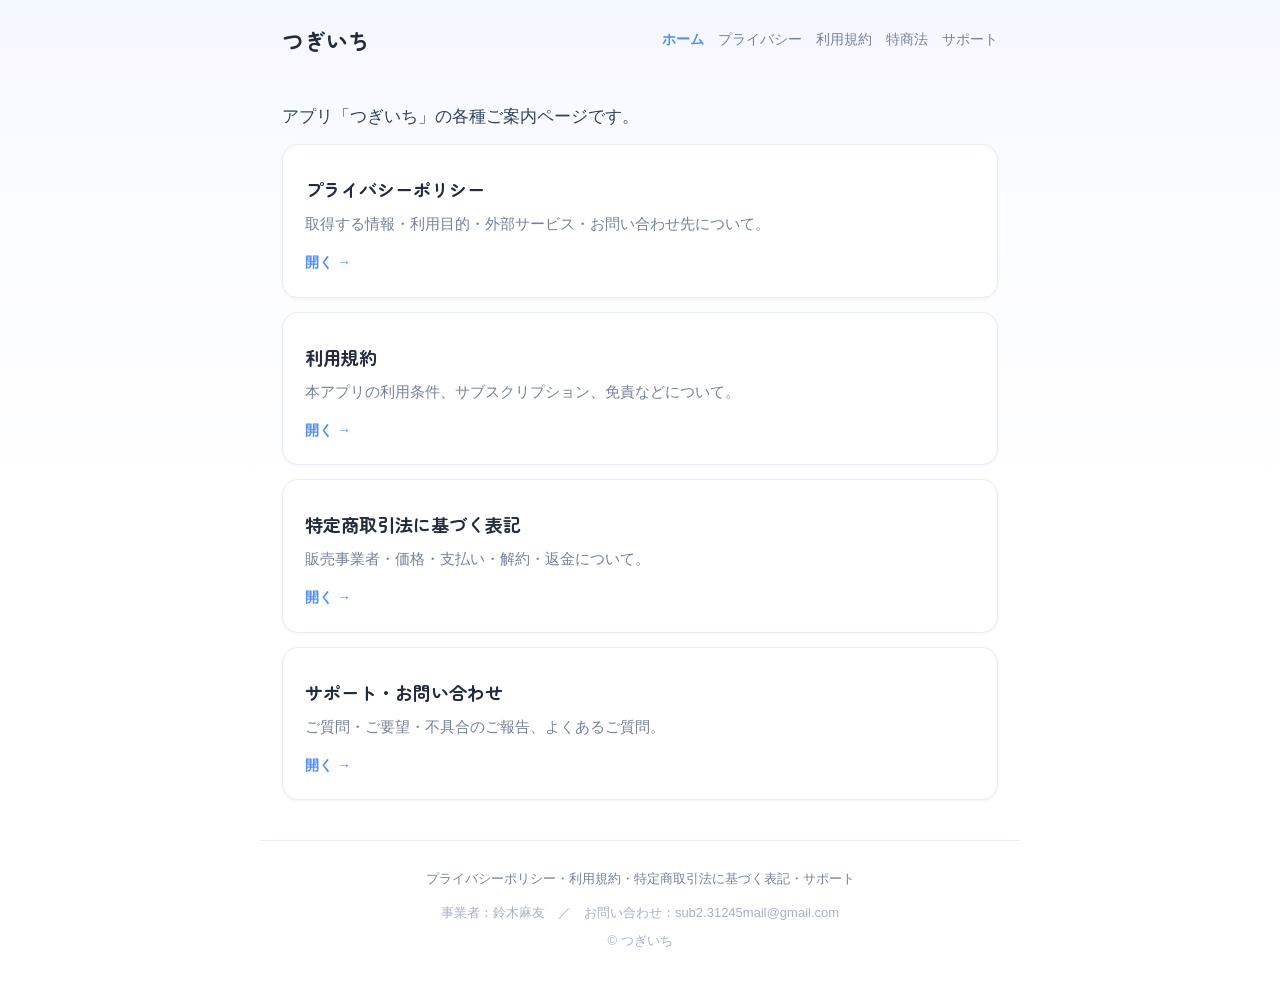
<file: index.html>
<!doctype html>
<html lang="ja">
<head>
<meta charset="utf-8">
<meta name="viewport" content="width=device-width, initial-scale=1">
<title>ご案内｜つぎいち</title>
<meta name="description" content="つぎいちの各種ご案内ページ">
<link rel="preconnect" href="https://fonts.googleapis.com">
<link rel="preconnect" href="https://fonts.gstatic.com" crossorigin>
<link href="https://fonts.googleapis.com/css2?family=Zen+Maru+Gothic:wght@500;700&display=swap" rel="stylesheet">
<link rel="stylesheet" href="style.css">
</head>
<body>
<header class="site-header">
  <a class="brand" href="index.html">つぎいち</a>
  <nav class="site-nav"><a href="index.html" class="on">ホーム</a><a href="privacy.html">プライバシー</a><a href="terms.html">利用規約</a><a href="tokushoho.html">特商法</a><a href="support.html">サポート</a></nav>
</header>
<main class="content">
<p class="lead">アプリ「つぎいち」の各種ご案内ページです。</p>
<div class="cards"><a class="card" href="privacy.html"><h2>プライバシーポリシー</h2><p>取得する情報・利用目的・外部サービス・お問い合わせ先について。</p><span class="go">開く →</span></a><a class="card" href="terms.html"><h2>利用規約</h2><p>本アプリの利用条件、サブスクリプション、免責などについて。</p><span class="go">開く →</span></a><a class="card" href="tokushoho.html"><h2>特定商取引法に基づく表記</h2><p>販売事業者・価格・支払い・解約・返金について。</p><span class="go">開く →</span></a><a class="card" href="support.html"><h2>サポート・お問い合わせ</h2><p>ご質問・ご要望・不具合のご報告、よくあるご質問。</p><span class="go">開く →</span></a></div>
</main>
<footer class="site-footer">
  <p class="links"><a href="privacy.html">プライバシーポリシー</a>・<a href="terms.html">利用規約</a>・<a href="tokushoho.html">特定商取引法に基づく表記</a>・<a href="support.html">サポート</a></p>
  <p class="copy">事業者：鈴木麻友　／　お問い合わせ：sub2.31245mail@gmail.com</p>
  <p class="copy">© つぎいち</p>
</footer>
</body>
</html>
</file>
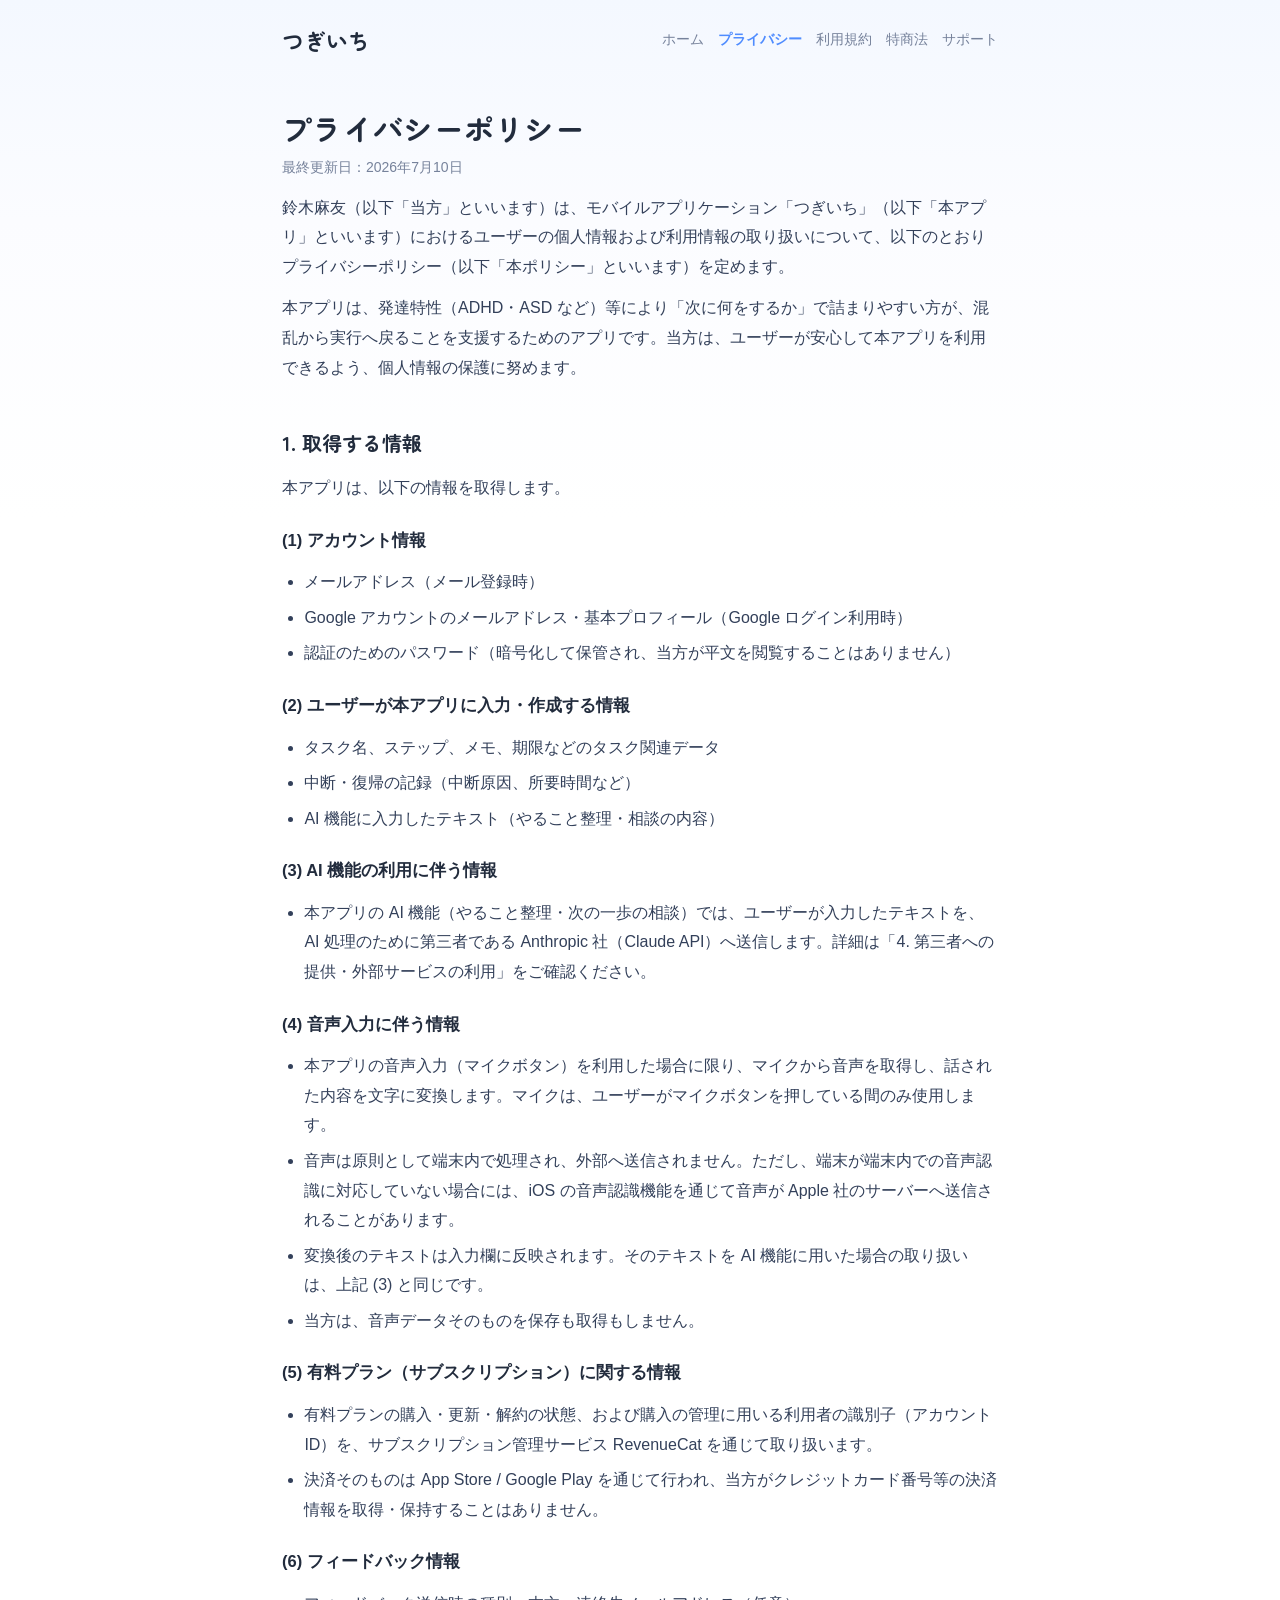
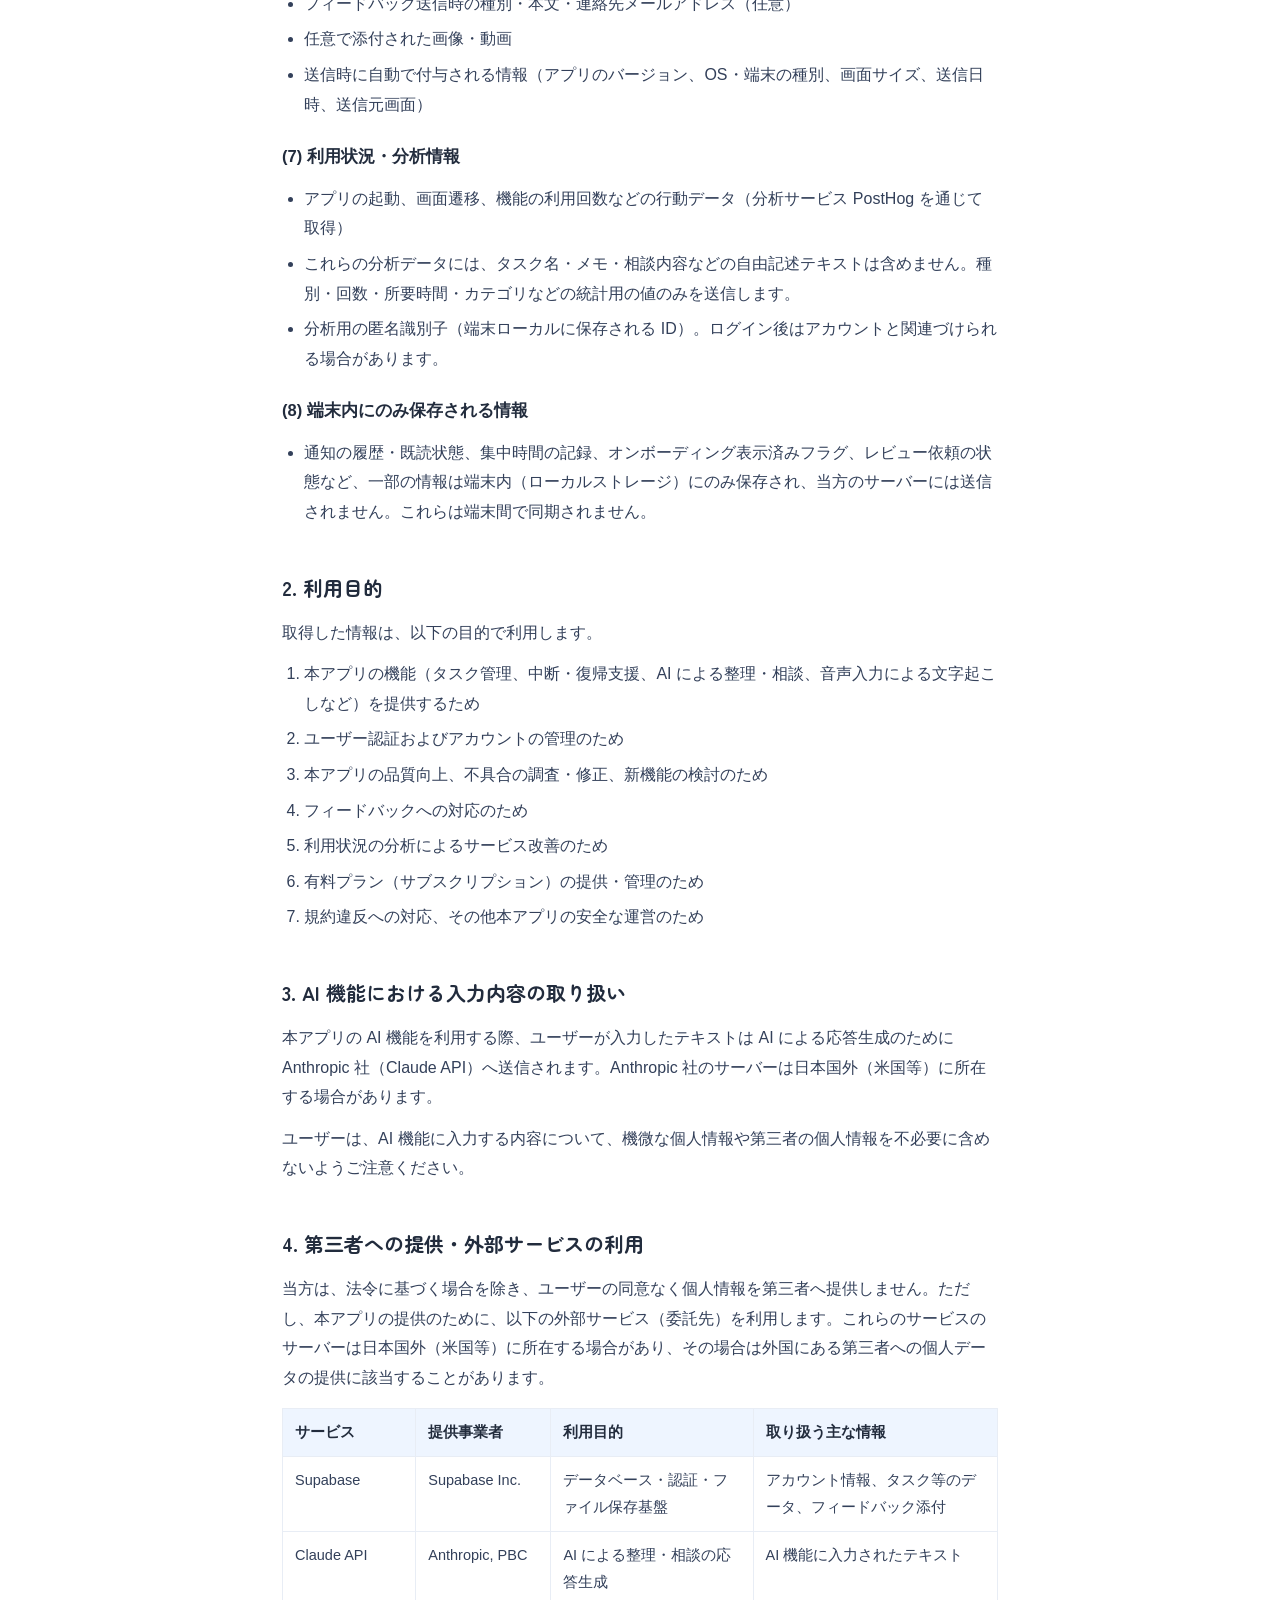
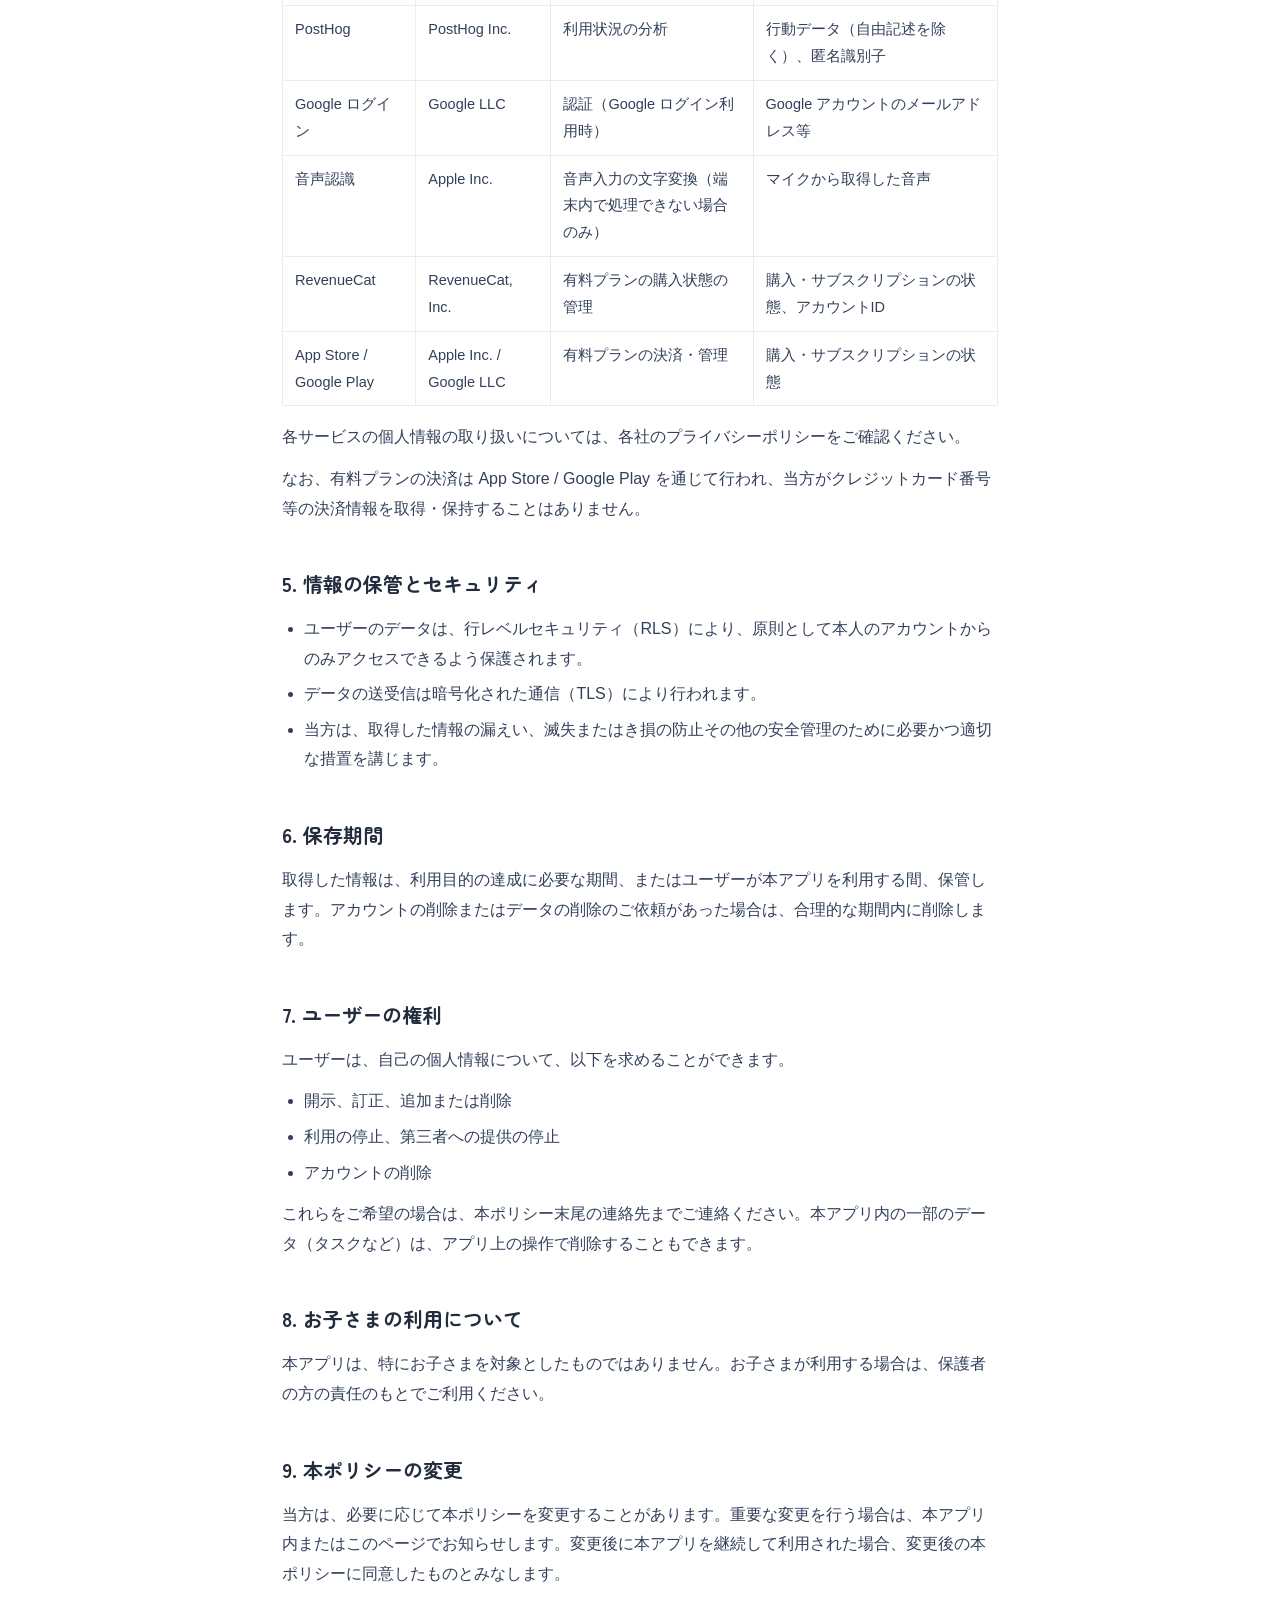
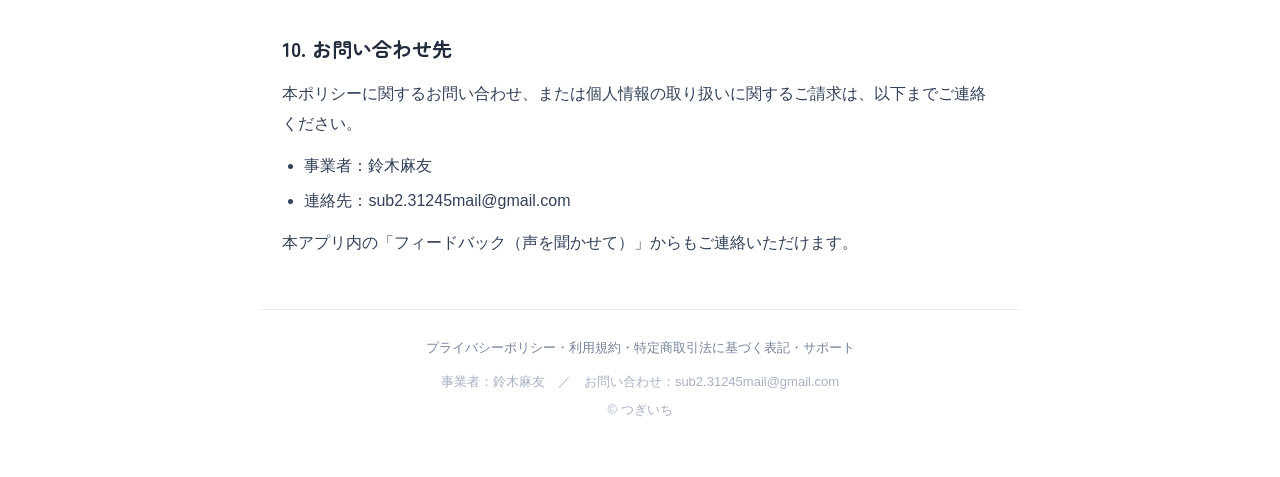
<file: privacy.html>
<!doctype html>
<html lang="ja">
<head>
<meta charset="utf-8">
<meta name="viewport" content="width=device-width, initial-scale=1">
<title>プライバシーポリシー｜つぎいち</title>
<meta name="description" content="つぎいちのプライバシーポリシー">
<link rel="preconnect" href="https://fonts.googleapis.com">
<link rel="preconnect" href="https://fonts.gstatic.com" crossorigin>
<link href="https://fonts.googleapis.com/css2?family=Zen+Maru+Gothic:wght@500;700&display=swap" rel="stylesheet">
<link rel="stylesheet" href="style.css">
</head>
<body>
<header class="site-header">
  <a class="brand" href="index.html">つぎいち</a>
  <nav class="site-nav"><a href="index.html">ホーム</a><a href="privacy.html" class="on">プライバシー</a><a href="terms.html">利用規約</a><a href="tokushoho.html">特商法</a><a href="support.html">サポート</a></nav>
</header>
<main class="content">
<h1>プライバシーポリシー</h1>
<p>最終更新日：2026年7月10日</p>
<p>鈴木麻友（以下「当方」といいます）は、モバイルアプリケーション「つぎいち」（以下「本アプリ」といいます）におけるユーザーの個人情報および利用情報の取り扱いについて、以下のとおりプライバシーポリシー（以下「本ポリシー」といいます）を定めます。</p>
<p>本アプリは、発達特性（ADHD・ASD など）等により「次に何をするか」で詰まりやすい方が、混乱から実行へ戻ることを支援するためのアプリです。当方は、ユーザーが安心して本アプリを利用できるよう、個人情報の保護に努めます。</p>
<h2>1. 取得する情報</h2>
<p>本アプリは、以下の情報を取得します。</p>
<h3>(1) アカウント情報</h3>
<ul><li>メールアドレス（メール登録時）</li><li>Google アカウントのメールアドレス・基本プロフィール（Google ログイン利用時）</li><li>認証のためのパスワード（暗号化して保管され、当方が平文を閲覧することはありません）</li></ul>
<h3>(2) ユーザーが本アプリに入力・作成する情報</h3>
<ul><li>タスク名、ステップ、メモ、期限などのタスク関連データ</li><li>中断・復帰の記録（中断原因、所要時間など）</li><li>AI 機能に入力したテキスト（やること整理・相談の内容）</li></ul>
<h3>(3) AI 機能の利用に伴う情報</h3>
<ul><li>本アプリの AI 機能（やること整理・次の一歩の相談）では、ユーザーが入力したテキストを、AI 処理のために第三者である Anthropic 社（Claude API）へ送信します。詳細は「4. 第三者への提供・外部サービスの利用」をご確認ください。</li></ul>
<h3>(4) 音声入力に伴う情報</h3>
<ul><li>本アプリの音声入力（マイクボタン）を利用した場合に限り、マイクから音声を取得し、話された内容を文字に変換します。マイクは、ユーザーがマイクボタンを押している間のみ使用します。</li><li>音声は原則として端末内で処理され、外部へ送信されません。ただし、端末が端末内での音声認識に対応していない場合には、iOS の音声認識機能を通じて音声が Apple 社のサーバーへ送信されることがあります。</li><li>変換後のテキストは入力欄に反映されます。そのテキストを AI 機能に用いた場合の取り扱いは、上記 (3) と同じです。</li><li>当方は、音声データそのものを保存も取得もしません。</li></ul>
<h3>(5) 有料プラン（サブスクリプション）に関する情報</h3>
<ul><li>有料プランの購入・更新・解約の状態、および購入の管理に用いる利用者の識別子（アカウントID）を、サブスクリプション管理サービス RevenueCat を通じて取り扱います。</li><li>決済そのものは App Store / Google Play を通じて行われ、当方がクレジットカード番号等の決済情報を取得・保持することはありません。</li></ul>
<h3>(6) フィードバック情報</h3>
<ul><li>フィードバック送信時の種別・本文・連絡先メールアドレス（任意）</li><li>任意で添付された画像・動画</li><li>送信時に自動で付与される情報（アプリのバージョン、OS・端末の種別、画面サイズ、送信日時、送信元画面）</li></ul>
<h3>(7) 利用状況・分析情報</h3>
<ul><li>アプリの起動、画面遷移、機能の利用回数などの行動データ（分析サービス PostHog を通じて取得）</li><li>これらの分析データには、タスク名・メモ・相談内容などの自由記述テキストは含めません。種別・回数・所要時間・カテゴリなどの統計用の値のみを送信します。</li><li>分析用の匿名識別子（端末ローカルに保存される ID）。ログイン後はアカウントと関連づけられる場合があります。</li></ul>
<h3>(8) 端末内にのみ保存される情報</h3>
<ul><li>通知の履歴・既読状態、集中時間の記録、オンボーディング表示済みフラグ、レビュー依頼の状態など、一部の情報は端末内（ローカルストレージ）にのみ保存され、当方のサーバーには送信されません。これらは端末間で同期されません。</li></ul>
<h2>2. 利用目的</h2>
<p>取得した情報は、以下の目的で利用します。</p>
<ol><li>本アプリの機能（タスク管理、中断・復帰支援、AI による整理・相談、音声入力による文字起こしなど）を提供するため</li><li>ユーザー認証およびアカウントの管理のため</li><li>本アプリの品質向上、不具合の調査・修正、新機能の検討のため</li><li>フィードバックへの対応のため</li><li>利用状況の分析によるサービス改善のため</li><li>有料プラン（サブスクリプション）の提供・管理のため</li><li>規約違反への対応、その他本アプリの安全な運営のため</li></ol>
<h2>3. AI 機能における入力内容の取り扱い</h2>
<p>本アプリの AI 機能を利用する際、ユーザーが入力したテキストは AI による応答生成のために Anthropic 社（Claude API）へ送信されます。Anthropic 社のサーバーは日本国外（米国等）に所在する場合があります。</p>
<p>ユーザーは、AI 機能に入力する内容について、機微な個人情報や第三者の個人情報を不必要に含めないようご注意ください。</p>
<h2>4. 第三者への提供・外部サービスの利用</h2>
<p>当方は、法令に基づく場合を除き、ユーザーの同意なく個人情報を第三者へ提供しません。ただし、本アプリの提供のために、以下の外部サービス（委託先）を利用します。これらのサービスのサーバーは日本国外（米国等）に所在する場合があり、その場合は外国にある第三者への個人データの提供に該当することがあります。</p>
<div class="table-wrap"><table><thead><tr><th>サービス</th><th>提供事業者</th><th>利用目的</th><th>取り扱う主な情報</th></tr></thead><tbody><tr><td data-label="サービス">Supabase</td><td data-label="提供事業者">Supabase Inc.</td><td data-label="利用目的">データベース・認証・ファイル保存基盤</td><td data-label="取り扱う主な情報">アカウント情報、タスク等のデータ、フィードバック添付</td></tr><tr><td data-label="サービス">Claude API</td><td data-label="提供事業者">Anthropic, PBC</td><td data-label="利用目的">AI による整理・相談の応答生成</td><td data-label="取り扱う主な情報">AI 機能に入力されたテキスト</td></tr><tr><td data-label="サービス">PostHog</td><td data-label="提供事業者">PostHog Inc.</td><td data-label="利用目的">利用状況の分析</td><td data-label="取り扱う主な情報">行動データ（自由記述を除く）、匿名識別子</td></tr><tr><td data-label="サービス">Google ログイン</td><td data-label="提供事業者">Google LLC</td><td data-label="利用目的">認証（Google ログイン利用時）</td><td data-label="取り扱う主な情報">Google アカウントのメールアドレス等</td></tr><tr><td data-label="サービス">音声認識</td><td data-label="提供事業者">Apple Inc.</td><td data-label="利用目的">音声入力の文字変換（端末内で処理できない場合のみ）</td><td data-label="取り扱う主な情報">マイクから取得した音声</td></tr><tr><td data-label="サービス">RevenueCat</td><td data-label="提供事業者">RevenueCat, Inc.</td><td data-label="利用目的">有料プランの購入状態の管理</td><td data-label="取り扱う主な情報">購入・サブスクリプションの状態、アカウントID</td></tr><tr><td data-label="サービス">App Store / Google Play</td><td data-label="提供事業者">Apple Inc. / Google LLC</td><td data-label="利用目的">有料プランの決済・管理</td><td data-label="取り扱う主な情報">購入・サブスクリプションの状態</td></tr></tbody></table></div>
<p>各サービスの個人情報の取り扱いについては、各社のプライバシーポリシーをご確認ください。</p>
<p>なお、有料プランの決済は App Store / Google Play を通じて行われ、当方がクレジットカード番号等の決済情報を取得・保持することはありません。</p>
<h2>5. 情報の保管とセキュリティ</h2>
<ul><li>ユーザーのデータは、行レベルセキュリティ（RLS）により、原則として本人のアカウントからのみアクセスできるよう保護されます。</li><li>データの送受信は暗号化された通信（TLS）により行われます。</li><li>当方は、取得した情報の漏えい、滅失またはき損の防止その他の安全管理のために必要かつ適切な措置を講じます。</li></ul>
<h2>6. 保存期間</h2>
<p>取得した情報は、利用目的の達成に必要な期間、またはユーザーが本アプリを利用する間、保管します。アカウントの削除またはデータの削除のご依頼があった場合は、合理的な期間内に削除します。</p>
<h2>7. ユーザーの権利</h2>
<p>ユーザーは、自己の個人情報について、以下を求めることができます。</p>
<ul><li>開示、訂正、追加または削除</li><li>利用の停止、第三者への提供の停止</li><li>アカウントの削除</li></ul>
<p>これらをご希望の場合は、本ポリシー末尾の連絡先までご連絡ください。本アプリ内の一部のデータ（タスクなど）は、アプリ上の操作で削除することもできます。</p>
<h2>8. お子さまの利用について</h2>
<p>本アプリは、特にお子さまを対象としたものではありません。お子さまが利用する場合は、保護者の方の責任のもとでご利用ください。</p>
<h2>9. 本ポリシーの変更</h2>
<p>当方は、必要に応じて本ポリシーを変更することがあります。重要な変更を行う場合は、本アプリ内またはこのページでお知らせします。変更後に本アプリを継続して利用された場合、変更後の本ポリシーに同意したものとみなします。</p>
<h2>10. お問い合わせ先</h2>
<p>本ポリシーに関するお問い合わせ、または個人情報の取り扱いに関するご請求は、以下までご連絡ください。</p>
<ul><li>事業者：鈴木麻友</li><li>連絡先：sub2.31245mail@gmail.com</li></ul>
<p>本アプリ内の「フィードバック（声を聞かせて）」からもご連絡いただけます。</p>
</main>
<footer class="site-footer">
  <p class="links"><a href="privacy.html">プライバシーポリシー</a>・<a href="terms.html">利用規約</a>・<a href="tokushoho.html">特定商取引法に基づく表記</a>・<a href="support.html">サポート</a></p>
  <p class="copy">事業者：鈴木麻友　／　お問い合わせ：sub2.31245mail@gmail.com</p>
  <p class="copy">© つぎいち</p>
</footer>
</body>
</html>
</file>
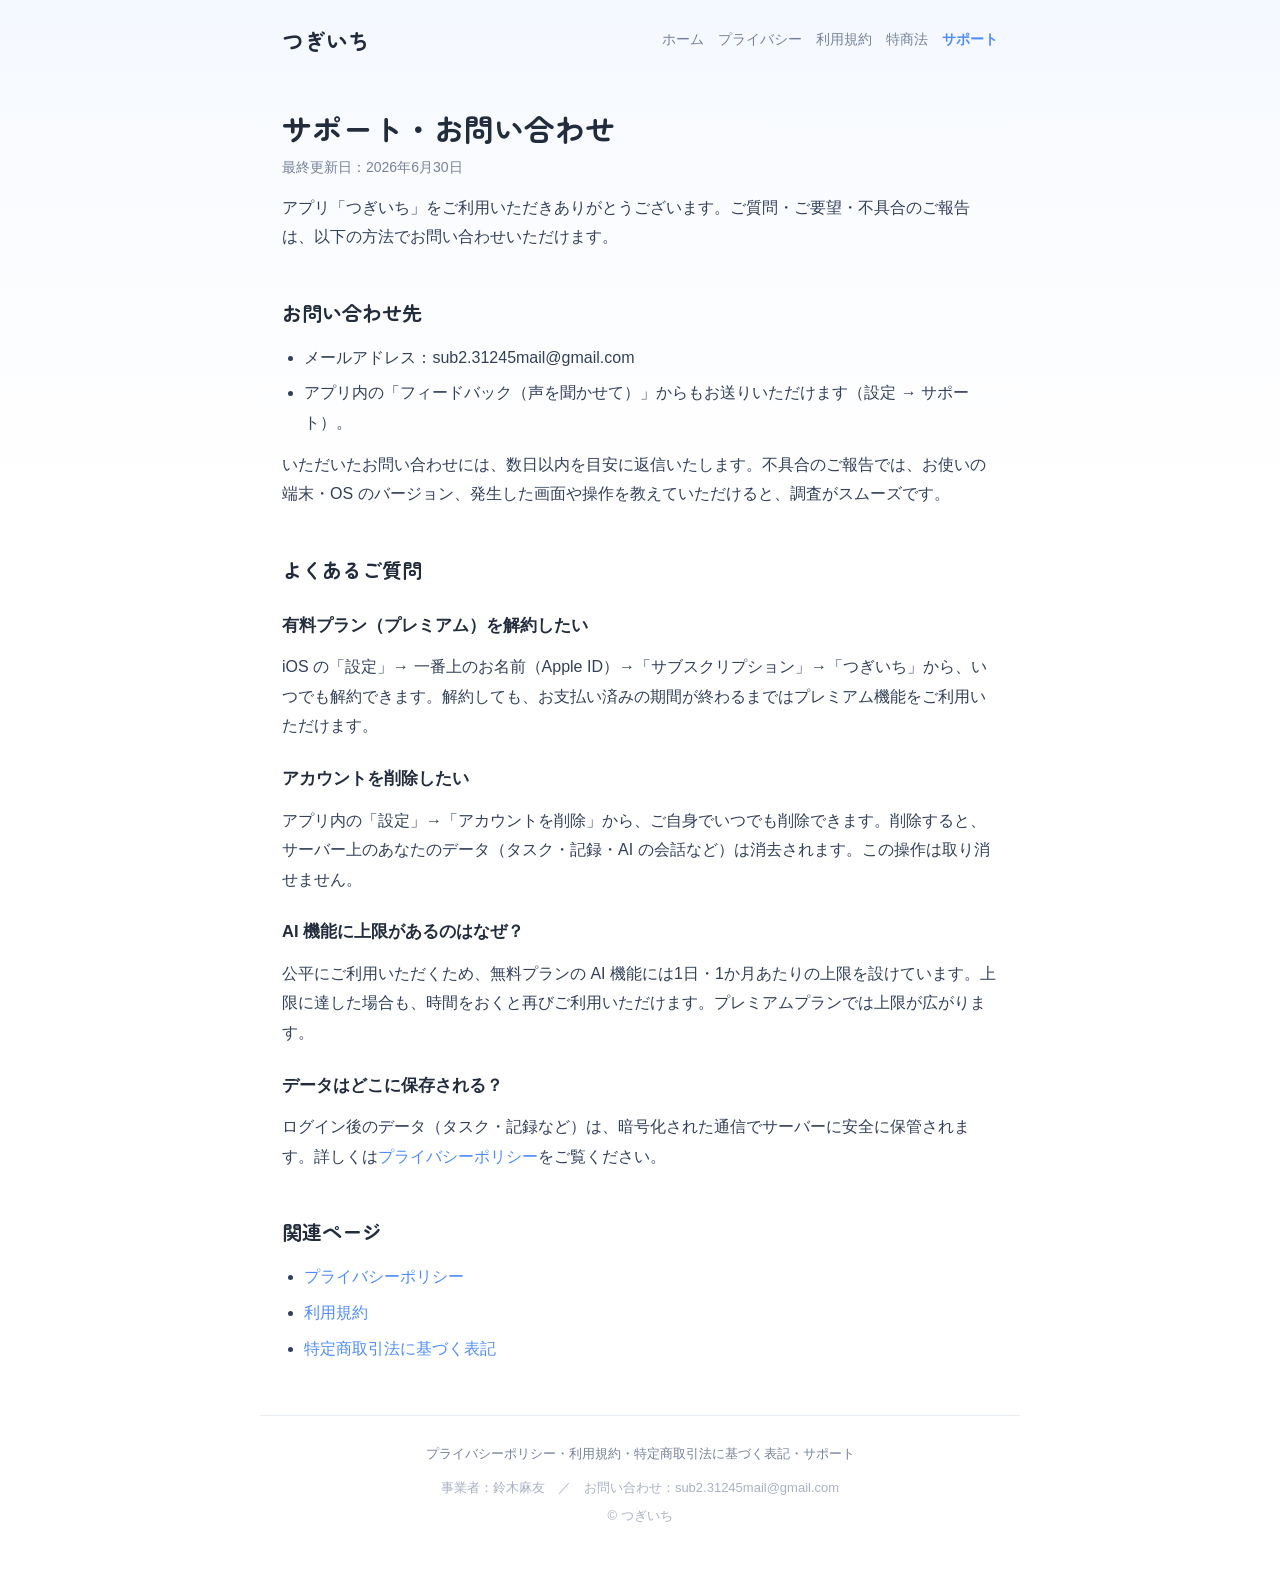
<file: support.html>
<!doctype html>
<html lang="ja">
<head>
<meta charset="utf-8">
<meta name="viewport" content="width=device-width, initial-scale=1">
<title>サポート・お問い合わせ｜つぎいち</title>
<meta name="description" content="つぎいちのサポート・お問い合わせ">
<link rel="preconnect" href="https://fonts.googleapis.com">
<link rel="preconnect" href="https://fonts.gstatic.com" crossorigin>
<link href="https://fonts.googleapis.com/css2?family=Zen+Maru+Gothic:wght@500;700&display=swap" rel="stylesheet">
<link rel="stylesheet" href="style.css">
</head>
<body>
<header class="site-header">
  <a class="brand" href="index.html">つぎいち</a>
  <nav class="site-nav"><a href="index.html">ホーム</a><a href="privacy.html">プライバシー</a><a href="terms.html">利用規約</a><a href="tokushoho.html">特商法</a><a href="support.html" class="on">サポート</a></nav>
</header>
<main class="content">
<h1>サポート・お問い合わせ</h1>
<p>最終更新日：2026年6月30日</p>
<p>アプリ「つぎいち」をご利用いただきありがとうございます。ご質問・ご要望・不具合のご報告は、以下の方法でお問い合わせいただけます。</p>
<h2>お問い合わせ先</h2>
<ul><li>メールアドレス：sub2.31245mail@gmail.com</li><li>アプリ内の「フィードバック（声を聞かせて）」からもお送りいただけます（設定 → サポート）。</li></ul>
<p>いただいたお問い合わせには、数日以内を目安に返信いたします。不具合のご報告では、お使いの端末・OS のバージョン、発生した画面や操作を教えていただけると、調査がスムーズです。</p>
<h2>よくあるご質問</h2>
<h3>有料プラン（プレミアム）を解約したい</h3>
<p>iOS の「設定」→ 一番上のお名前（Apple ID）→「サブスクリプション」→「つぎいち」から、いつでも解約できます。解約しても、お支払い済みの期間が終わるまではプレミアム機能をご利用いただけます。</p>
<h3>アカウントを削除したい</h3>
<p>アプリ内の「設定」→「アカウントを削除」から、ご自身でいつでも削除できます。削除すると、サーバー上のあなたのデータ（タスク・記録・AI の会話など）は消去されます。この操作は取り消せません。</p>
<h3>AI 機能に上限があるのはなぜ？</h3>
<p>公平にご利用いただくため、無料プランの AI 機能には1日・1か月あたりの上限を設けています。上限に達した場合も、時間をおくと再びご利用いただけます。プレミアムプランでは上限が広がります。</p>
<h3>データはどこに保存される？</h3>
<p>ログイン後のデータ（タスク・記録など）は、暗号化された通信でサーバーに安全に保管されます。詳しくは<a href="privacy.html">プライバシーポリシー</a>をご覧ください。</p>
<h2>関連ページ</h2>
<ul><li><a href="privacy.html">プライバシーポリシー</a></li><li><a href="terms.html">利用規約</a></li><li><a href="tokushoho.html">特定商取引法に基づく表記</a></li></ul>
</main>
<footer class="site-footer">
  <p class="links"><a href="privacy.html">プライバシーポリシー</a>・<a href="terms.html">利用規約</a>・<a href="tokushoho.html">特定商取引法に基づく表記</a>・<a href="support.html">サポート</a></p>
  <p class="copy">事業者：鈴木麻友　／　お問い合わせ：sub2.31245mail@gmail.com</p>
  <p class="copy">© つぎいち</p>
</footer>
</body>
</html>
</file>
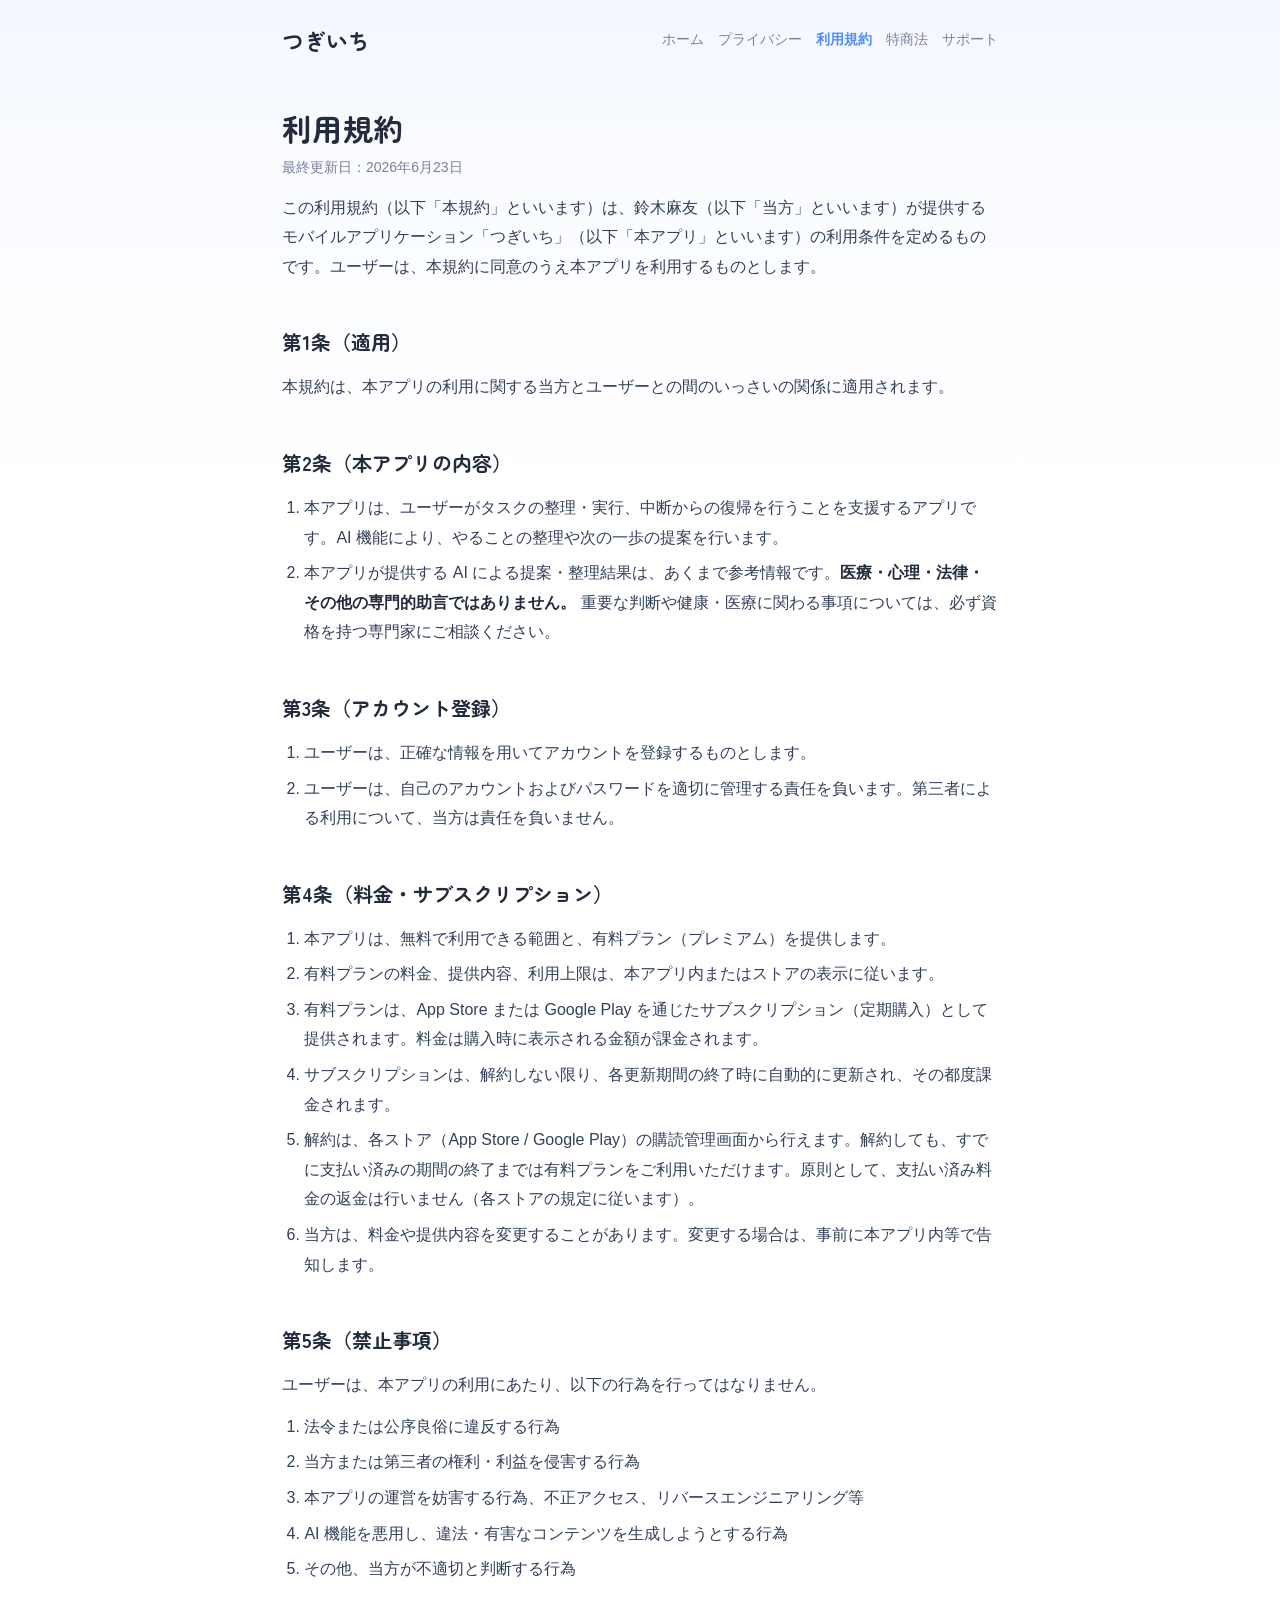
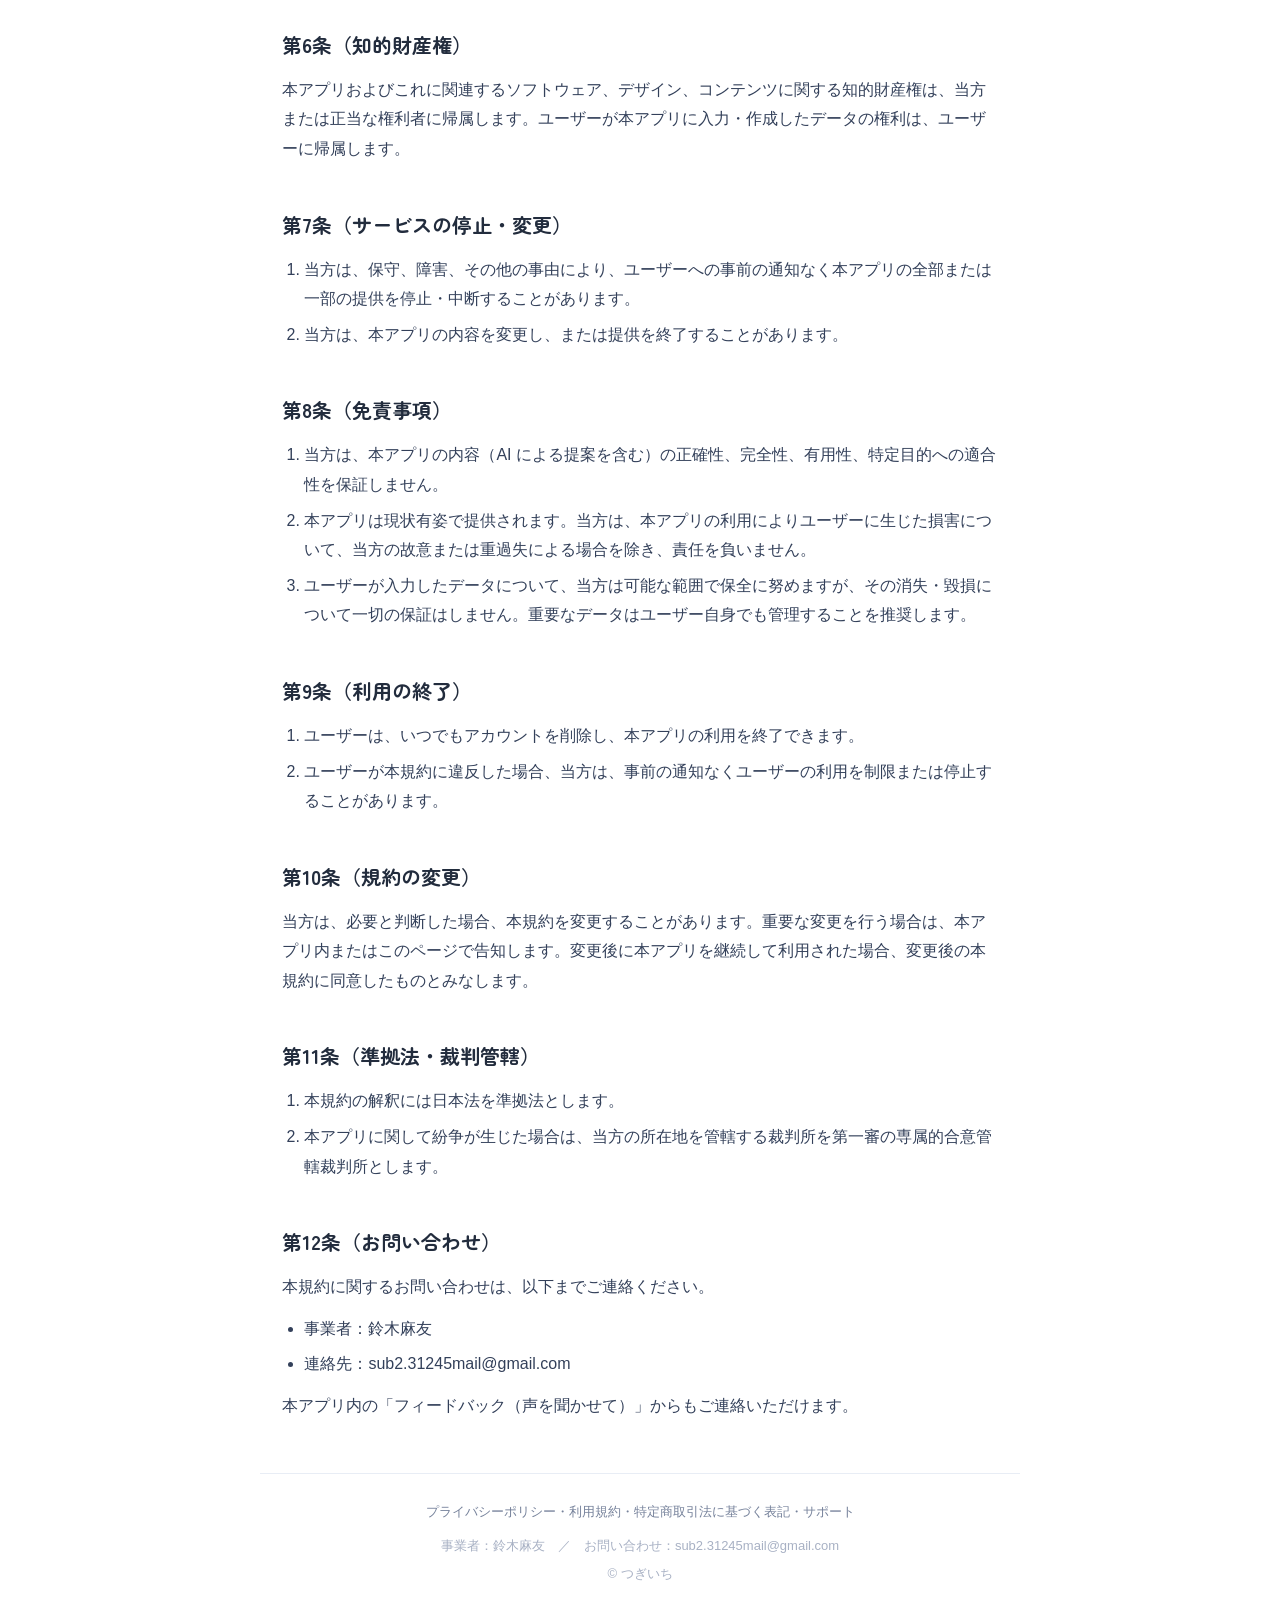
<file: terms.html>
<!doctype html>
<html lang="ja">
<head>
<meta charset="utf-8">
<meta name="viewport" content="width=device-width, initial-scale=1">
<title>利用規約｜つぎいち</title>
<meta name="description" content="つぎいちの利用規約">
<link rel="preconnect" href="https://fonts.googleapis.com">
<link rel="preconnect" href="https://fonts.gstatic.com" crossorigin>
<link href="https://fonts.googleapis.com/css2?family=Zen+Maru+Gothic:wght@500;700&display=swap" rel="stylesheet">
<link rel="stylesheet" href="style.css">
</head>
<body>
<header class="site-header">
  <a class="brand" href="index.html">つぎいち</a>
  <nav class="site-nav"><a href="index.html">ホーム</a><a href="privacy.html">プライバシー</a><a href="terms.html" class="on">利用規約</a><a href="tokushoho.html">特商法</a><a href="support.html">サポート</a></nav>
</header>
<main class="content">
<h1>利用規約</h1>
<p>最終更新日：2026年6月23日</p>
<p>この利用規約（以下「本規約」といいます）は、鈴木麻友（以下「当方」といいます）が提供するモバイルアプリケーション「つぎいち」（以下「本アプリ」といいます）の利用条件を定めるものです。ユーザーは、本規約に同意のうえ本アプリを利用するものとします。</p>
<h2>第1条（適用）</h2>
<p>本規約は、本アプリの利用に関する当方とユーザーとの間のいっさいの関係に適用されます。</p>
<h2>第2条（本アプリの内容）</h2>
<ol><li>本アプリは、ユーザーがタスクの整理・実行、中断からの復帰を行うことを支援するアプリです。AI 機能により、やることの整理や次の一歩の提案を行います。</li><li>本アプリが提供する AI による提案・整理結果は、あくまで参考情報です。<strong>医療・心理・法律・その他の専門的助言ではありません。</strong> 重要な判断や健康・医療に関わる事項については、必ず資格を持つ専門家にご相談ください。</li></ol>
<h2>第3条（アカウント登録）</h2>
<ol><li>ユーザーは、正確な情報を用いてアカウントを登録するものとします。</li><li>ユーザーは、自己のアカウントおよびパスワードを適切に管理する責任を負います。第三者による利用について、当方は責任を負いません。</li></ol>
<h2>第4条（料金・サブスクリプション）</h2>
<ol><li>本アプリは、無料で利用できる範囲と、有料プラン（プレミアム）を提供します。</li><li>有料プランの料金、提供内容、利用上限は、本アプリ内またはストアの表示に従います。</li><li>有料プランは、App Store または Google Play を通じたサブスクリプション（定期購入）として提供されます。料金は購入時に表示される金額が課金されます。</li><li>サブスクリプションは、解約しない限り、各更新期間の終了時に自動的に更新され、その都度課金されます。</li><li>解約は、各ストア（App Store / Google Play）の購読管理画面から行えます。解約しても、すでに支払い済みの期間の終了までは有料プランをご利用いただけます。原則として、支払い済み料金の返金は行いません（各ストアの規定に従います）。</li><li>当方は、料金や提供内容を変更することがあります。変更する場合は、事前に本アプリ内等で告知します。</li></ol>
<h2>第5条（禁止事項）</h2>
<p>ユーザーは、本アプリの利用にあたり、以下の行為を行ってはなりません。</p>
<ol><li>法令または公序良俗に違反する行為</li><li>当方または第三者の権利・利益を侵害する行為</li><li>本アプリの運営を妨害する行為、不正アクセス、リバースエンジニアリング等</li><li>AI 機能を悪用し、違法・有害なコンテンツを生成しようとする行為</li><li>その他、当方が不適切と判断する行為</li></ol>
<h2>第6条（知的財産権）</h2>
<p>本アプリおよびこれに関連するソフトウェア、デザイン、コンテンツに関する知的財産権は、当方または正当な権利者に帰属します。ユーザーが本アプリに入力・作成したデータの権利は、ユーザーに帰属します。</p>
<h2>第7条（サービスの停止・変更）</h2>
<ol><li>当方は、保守、障害、その他の事由により、ユーザーへの事前の通知なく本アプリの全部または一部の提供を停止・中断することがあります。</li><li>当方は、本アプリの内容を変更し、または提供を終了することがあります。</li></ol>
<h2>第8条（免責事項）</h2>
<ol><li>当方は、本アプリの内容（AI による提案を含む）の正確性、完全性、有用性、特定目的への適合性を保証しません。</li><li>本アプリは現状有姿で提供されます。当方は、本アプリの利用によりユーザーに生じた損害について、当方の故意または重過失による場合を除き、責任を負いません。</li><li>ユーザーが入力したデータについて、当方は可能な範囲で保全に努めますが、その消失・毀損について一切の保証はしません。重要なデータはユーザー自身でも管理することを推奨します。</li></ol>
<h2>第9条（利用の終了）</h2>
<ol><li>ユーザーは、いつでもアカウントを削除し、本アプリの利用を終了できます。</li><li>ユーザーが本規約に違反した場合、当方は、事前の通知なくユーザーの利用を制限または停止することがあります。</li></ol>
<h2>第10条（規約の変更）</h2>
<p>当方は、必要と判断した場合、本規約を変更することがあります。重要な変更を行う場合は、本アプリ内またはこのページで告知します。変更後に本アプリを継続して利用された場合、変更後の本規約に同意したものとみなします。</p>
<h2>第11条（準拠法・裁判管轄）</h2>
<ol><li>本規約の解釈には日本法を準拠法とします。</li><li>本アプリに関して紛争が生じた場合は、当方の所在地を管轄する裁判所を第一審の専属的合意管轄裁判所とします。</li></ol>
<h2>第12条（お問い合わせ）</h2>
<p>本規約に関するお問い合わせは、以下までご連絡ください。</p>
<ul><li>事業者：鈴木麻友</li><li>連絡先：sub2.31245mail@gmail.com</li></ul>
<p>本アプリ内の「フィードバック（声を聞かせて）」からもご連絡いただけます。</p>
</main>
<footer class="site-footer">
  <p class="links"><a href="privacy.html">プライバシーポリシー</a>・<a href="terms.html">利用規約</a>・<a href="tokushoho.html">特定商取引法に基づく表記</a>・<a href="support.html">サポート</a></p>
  <p class="copy">事業者：鈴木麻友　／　お問い合わせ：sub2.31245mail@gmail.com</p>
  <p class="copy">© つぎいち</p>
</footer>
</body>
</html>
</file>
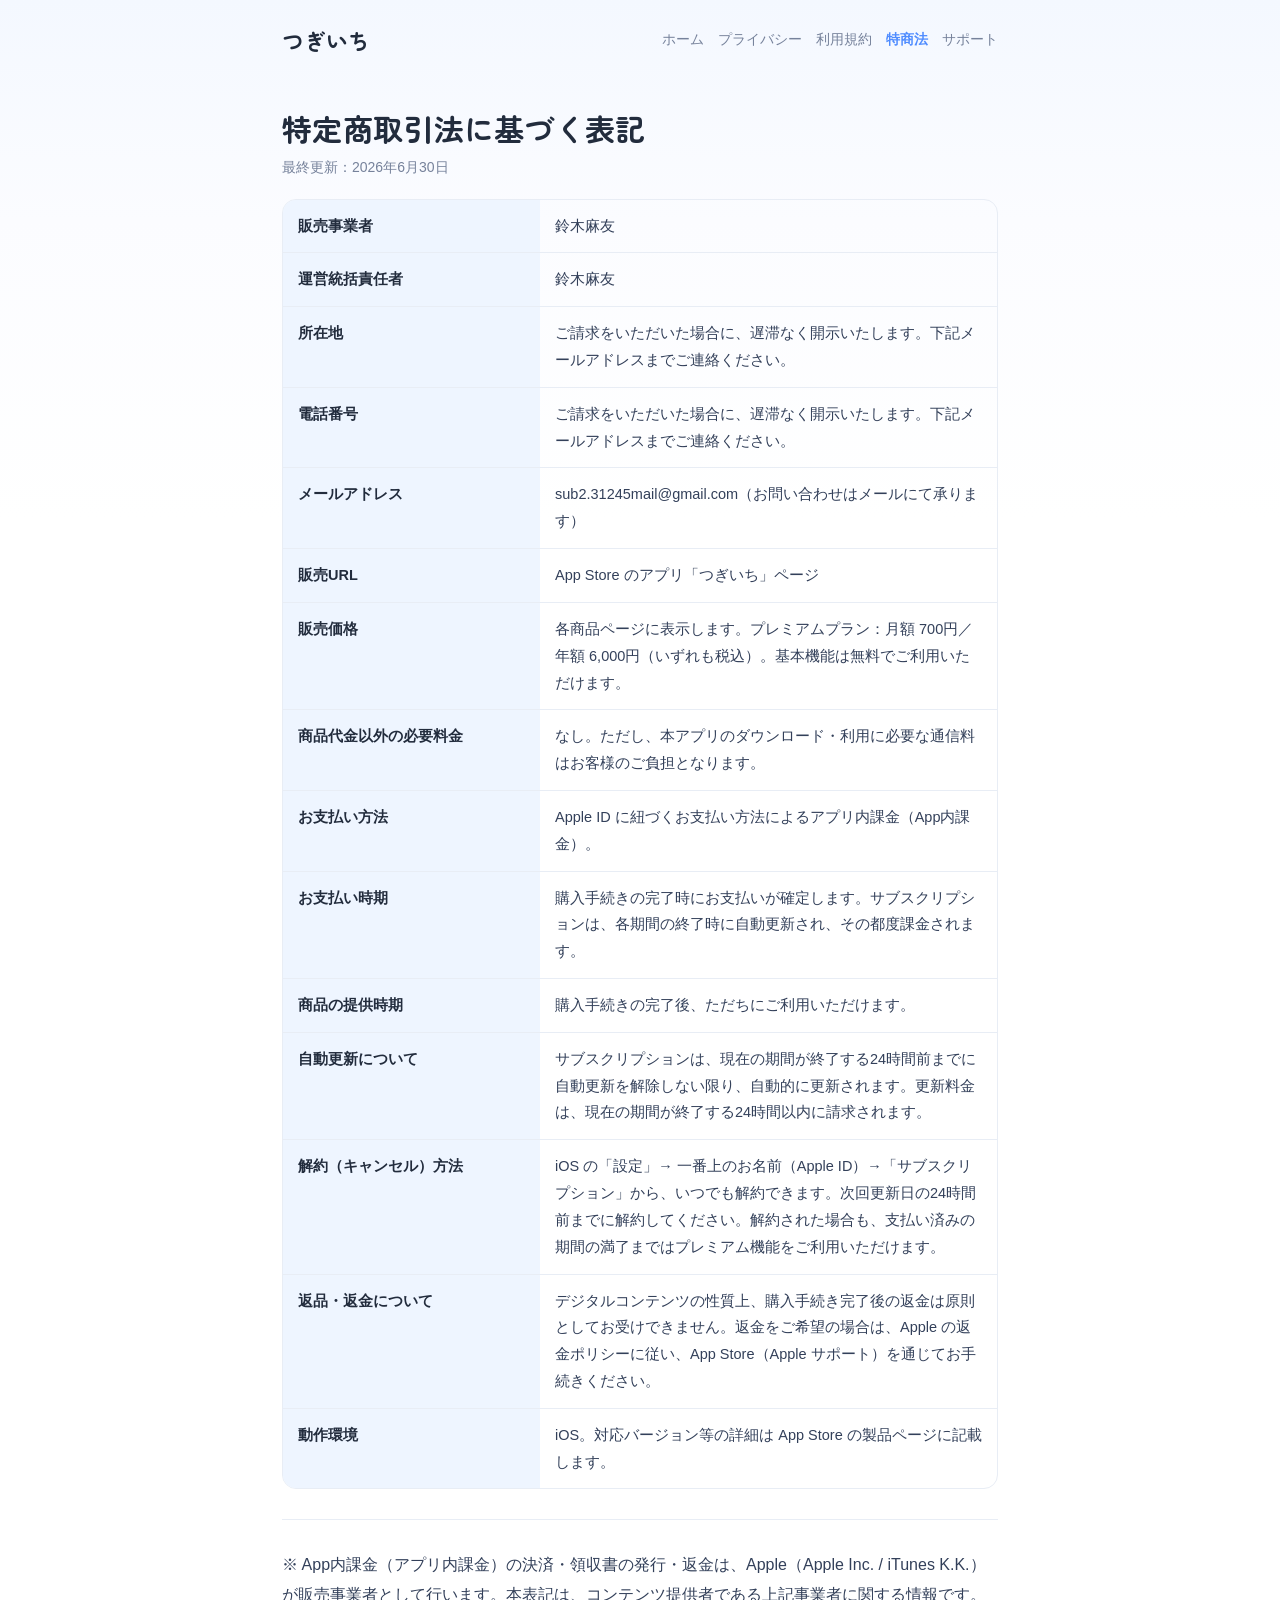
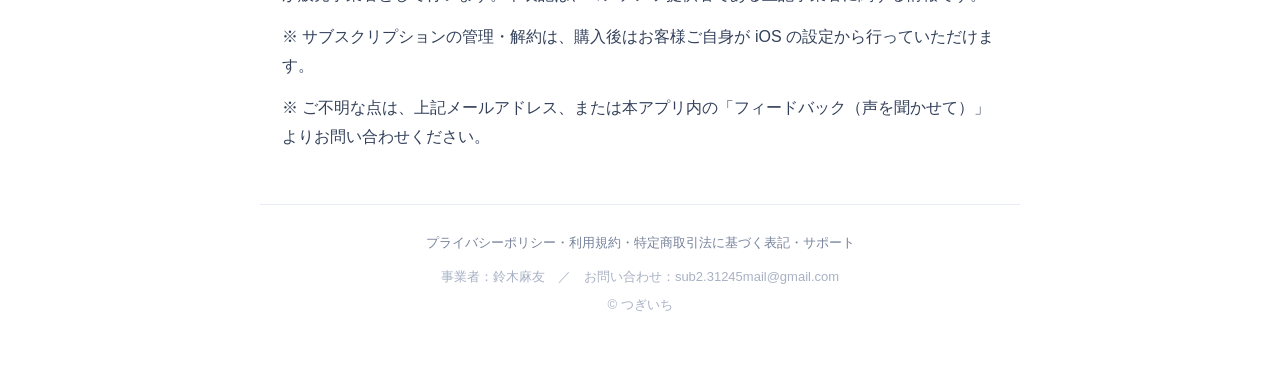
<file: tokushoho.html>
<!doctype html>
<html lang="ja">
<head>
<meta charset="utf-8">
<meta name="viewport" content="width=device-width, initial-scale=1">
<title>特定商取引法に基づく表記｜つぎいち</title>
<meta name="description" content="つぎいちの特定商取引法に基づく表記">
<link rel="preconnect" href="https://fonts.googleapis.com">
<link rel="preconnect" href="https://fonts.gstatic.com" crossorigin>
<link href="https://fonts.googleapis.com/css2?family=Zen+Maru+Gothic:wght@500;700&display=swap" rel="stylesheet">
<link rel="stylesheet" href="style.css">
</head>
<body>
<header class="site-header">
  <a class="brand" href="index.html">つぎいち</a>
  <nav class="site-nav"><a href="index.html">ホーム</a><a href="privacy.html">プライバシー</a><a href="terms.html">利用規約</a><a href="tokushoho.html" class="on">特商法</a><a href="support.html">サポート</a></nav>
</header>
<main class="content">
<h1>特定商取引法に基づく表記</h1>
<p>最終更新：2026年6月30日</p>
<dl class="kv"><div><dt>販売事業者</dt><dd>鈴木麻友</dd></div><div><dt>運営統括責任者</dt><dd>鈴木麻友</dd></div><div><dt>所在地</dt><dd>ご請求をいただいた場合に、遅滞なく開示いたします。下記メールアドレスまでご連絡ください。</dd></div><div><dt>電話番号</dt><dd>ご請求をいただいた場合に、遅滞なく開示いたします。下記メールアドレスまでご連絡ください。</dd></div><div><dt>メールアドレス</dt><dd>sub2.31245mail@gmail.com（お問い合わせはメールにて承ります）</dd></div><div><dt>販売URL</dt><dd>App Store のアプリ「つぎいち」ページ</dd></div><div><dt>販売価格</dt><dd>各商品ページに表示します。プレミアムプラン：月額 700円／年額 6,000円（いずれも税込）。基本機能は無料でご利用いただけます。</dd></div><div><dt>商品代金以外の必要料金</dt><dd>なし。ただし、本アプリのダウンロード・利用に必要な通信料はお客様のご負担となります。</dd></div><div><dt>お支払い方法</dt><dd>Apple ID に紐づくお支払い方法によるアプリ内課金（App内課金）。</dd></div><div><dt>お支払い時期</dt><dd>購入手続きの完了時にお支払いが確定します。サブスクリプションは、各期間の終了時に自動更新され、その都度課金されます。</dd></div><div><dt>商品の提供時期</dt><dd>購入手続きの完了後、ただちにご利用いただけます。</dd></div><div><dt>自動更新について</dt><dd>サブスクリプションは、現在の期間が終了する24時間前までに自動更新を解除しない限り、自動的に更新されます。更新料金は、現在の期間が終了する24時間以内に請求されます。</dd></div><div><dt>解約（キャンセル）方法</dt><dd>iOS の「設定」→ 一番上のお名前（Apple ID）→「サブスクリプション」から、いつでも解約できます。次回更新日の24時間前までに解約してください。解約された場合も、支払い済みの期間の満了まではプレミアム機能をご利用いただけます。</dd></div><div><dt>返品・返金について</dt><dd>デジタルコンテンツの性質上、購入手続き完了後の返金は原則としてお受けできません。返金をご希望の場合は、Apple の返金ポリシーに従い、App Store（Apple サポート）を通じてお手続きください。</dd></div><div><dt>動作環境</dt><dd>iOS。対応バージョン等の詳細は App Store の製品ページに記載します。</dd></div></dl>
<hr>
<p>※ App内課金（アプリ内課金）の決済・領収書の発行・返金は、Apple（Apple Inc. / iTunes K.K.）が販売事業者として行います。本表記は、コンテンツ提供者である上記事業者に関する情報です。</p>
<p>※ サブスクリプションの管理・解約は、購入後はお客様ご自身が iOS の設定から行っていただけます。</p>
<p>※ ご不明な点は、上記メールアドレス、または本アプリ内の「フィードバック（声を聞かせて）」よりお問い合わせください。</p>
</main>
<footer class="site-footer">
  <p class="links"><a href="privacy.html">プライバシーポリシー</a>・<a href="terms.html">利用規約</a>・<a href="tokushoho.html">特定商取引法に基づく表記</a>・<a href="support.html">サポート</a></p>
  <p class="copy">事業者：鈴木麻友　／　お問い合わせ：sub2.31245mail@gmail.com</p>
  <p class="copy">© つぎいち</p>
</footer>
</body>
</html>
</file>
<file: style.css>
:root{
  --p:#4F8CFF; --sub:#EEF5FF; --ink:#222C3D; --muted:#76829B;
  --faint:#A8B1C4; --line:#E8EDF5; --bg:#FFFFFF; --purple:#7C6CF0;
}
*{box-sizing:border-box;margin:0;padding:0}
html{-webkit-text-size-adjust:100%}
body{
  font-family:-apple-system,BlinkMacSystemFont,"Hiragino Sans","Yu Gothic UI","Meiryo",sans-serif;
  color:var(--ink); background:
    linear-gradient(180deg,#F4F8FF 0%,#FBFCFF 220px,#FFFFFF 520px) no-repeat;
  line-height:1.85; font-size:16px; -webkit-font-smoothing:antialiased;
}
a{color:var(--p);text-decoration:none}
a:hover{text-decoration:underline}
.site-header{
  max-width:760px;margin:0 auto;padding:20px 22px 10px;
  display:flex;align-items:center;justify-content:space-between;flex-wrap:wrap;gap:8px 16px;
}
.brand{
  font-family:"Zen Maru Gothic",sans-serif;font-weight:700;font-size:22px;color:var(--ink);
}
.brand:hover{text-decoration:none}
.site-nav{display:flex;flex-wrap:wrap;gap:4px 14px;font-size:14px}
.site-nav a{color:var(--muted)}
.site-nav a.on{color:var(--p);font-weight:600}
.content{
  max-width:760px;margin:0 auto;padding:18px 22px 40px;
}
.content h1{
  font-family:"Zen Maru Gothic",sans-serif;font-weight:700;
  font-size:30px;line-height:1.4;color:var(--ink);margin:18px 0 6px;letter-spacing:.3px;
}
.content h2{
  font-family:"Zen Maru Gothic",sans-serif;font-weight:700;
  font-size:20px;color:var(--ink);margin:34px 0 10px;padding-top:8px;
}
.content h3{
  font-weight:700;font-size:16.5px;color:var(--ink);margin:22px 0 6px;
}
.content p{margin:12px 0;color:#33405A}
.content ul,.content ol{margin:12px 0 12px 1.4em;color:#33405A}
.content li{margin:6px 0}
.content strong{color:var(--ink);font-weight:700}
.content hr{border:none;border-top:1px solid var(--line);margin:30px 0}
.content a{font-weight:500}
.table-wrap{overflow-x:auto;margin:16px 0}
table{border-collapse:collapse;width:100%;font-size:14.5px;min-width:520px}
th,td{border:1px solid var(--line);padding:10px 12px;text-align:left;vertical-align:top}
th{background:var(--sub);color:var(--ink);font-weight:700;white-space:nowrap}
td{color:#33405A}
/* 2列の定義リスト（特商法など） */
.kv{margin:18px 0;border:1px solid var(--line);border-radius:14px;overflow:hidden}
.kv>div{display:flex;border-top:1px solid var(--line)}
.kv>div:first-child{border-top:none}
.kv dt{flex:0 0 36%;background:var(--sub);padding:13px 15px;font-weight:700;color:var(--ink);font-size:14.5px}
.kv dd{flex:1;padding:13px 15px;color:#33405A;font-size:14.5px;min-width:0}
/* 最終更新日（H1直後の最初の段落） */
.content h1 + p{color:var(--muted);font-size:14px;margin-top:0}
.site-footer{
  max-width:760px;margin:0 auto;padding:26px 22px 50px;border-top:1px solid var(--line);
  color:var(--muted);font-size:13px;text-align:center;
}
.site-footer .links{margin-bottom:10px}
.site-footer .links a{color:var(--muted)}
.site-footer .copy{margin:4px 0;color:var(--faint)}
/* インデックス */
.lead{font-size:17px;color:var(--muted);margin:8px 0 22px}
.cards{display:grid;gap:14px}
.card{
  display:block;border:1px solid var(--line);border-radius:16px;padding:20px 22px;
  background:#fff;box-shadow:0 1px 3px rgba(20,40,80,.05);transition:.15s;
}
.card:hover{text-decoration:none;border-color:var(--p);box-shadow:0 8px 24px rgba(79,140,255,.14);transform:translateY(-1px)}
.card h2{font-family:"Zen Maru Gothic",sans-serif;font-size:18px;color:var(--ink);margin:0 0 6px}
.card p{color:var(--muted);font-size:14.5px;margin:0 0 10px;line-height:1.7}
.card .go{color:var(--p);font-weight:600;font-size:14px}
@media(max-width:520px){
  .content h1{font-size:25px}
  body{font-size:15.5px}
  /* 2列定義リストを縦積み */
  .kv>div{flex-direction:column}
  .kv dt{flex:none;border-bottom:1px solid var(--line)}
  /* 3列以上のテーブルを縦積みカードに */
  table{min-width:0}
  thead{display:none}
  table,tbody,tr,td{display:block;width:100%}
  tr{border:1px solid var(--line);border-radius:12px;margin:12px 0;background:#fff;overflow:hidden}
  td{border:none;border-top:1px solid var(--line);padding:10px 14px}
  tr td:first-child{border-top:none}
  td::before{content:attr(data-label);display:block;font-size:12px;font-weight:700;color:var(--muted);margin-bottom:3px}
}
</file>
